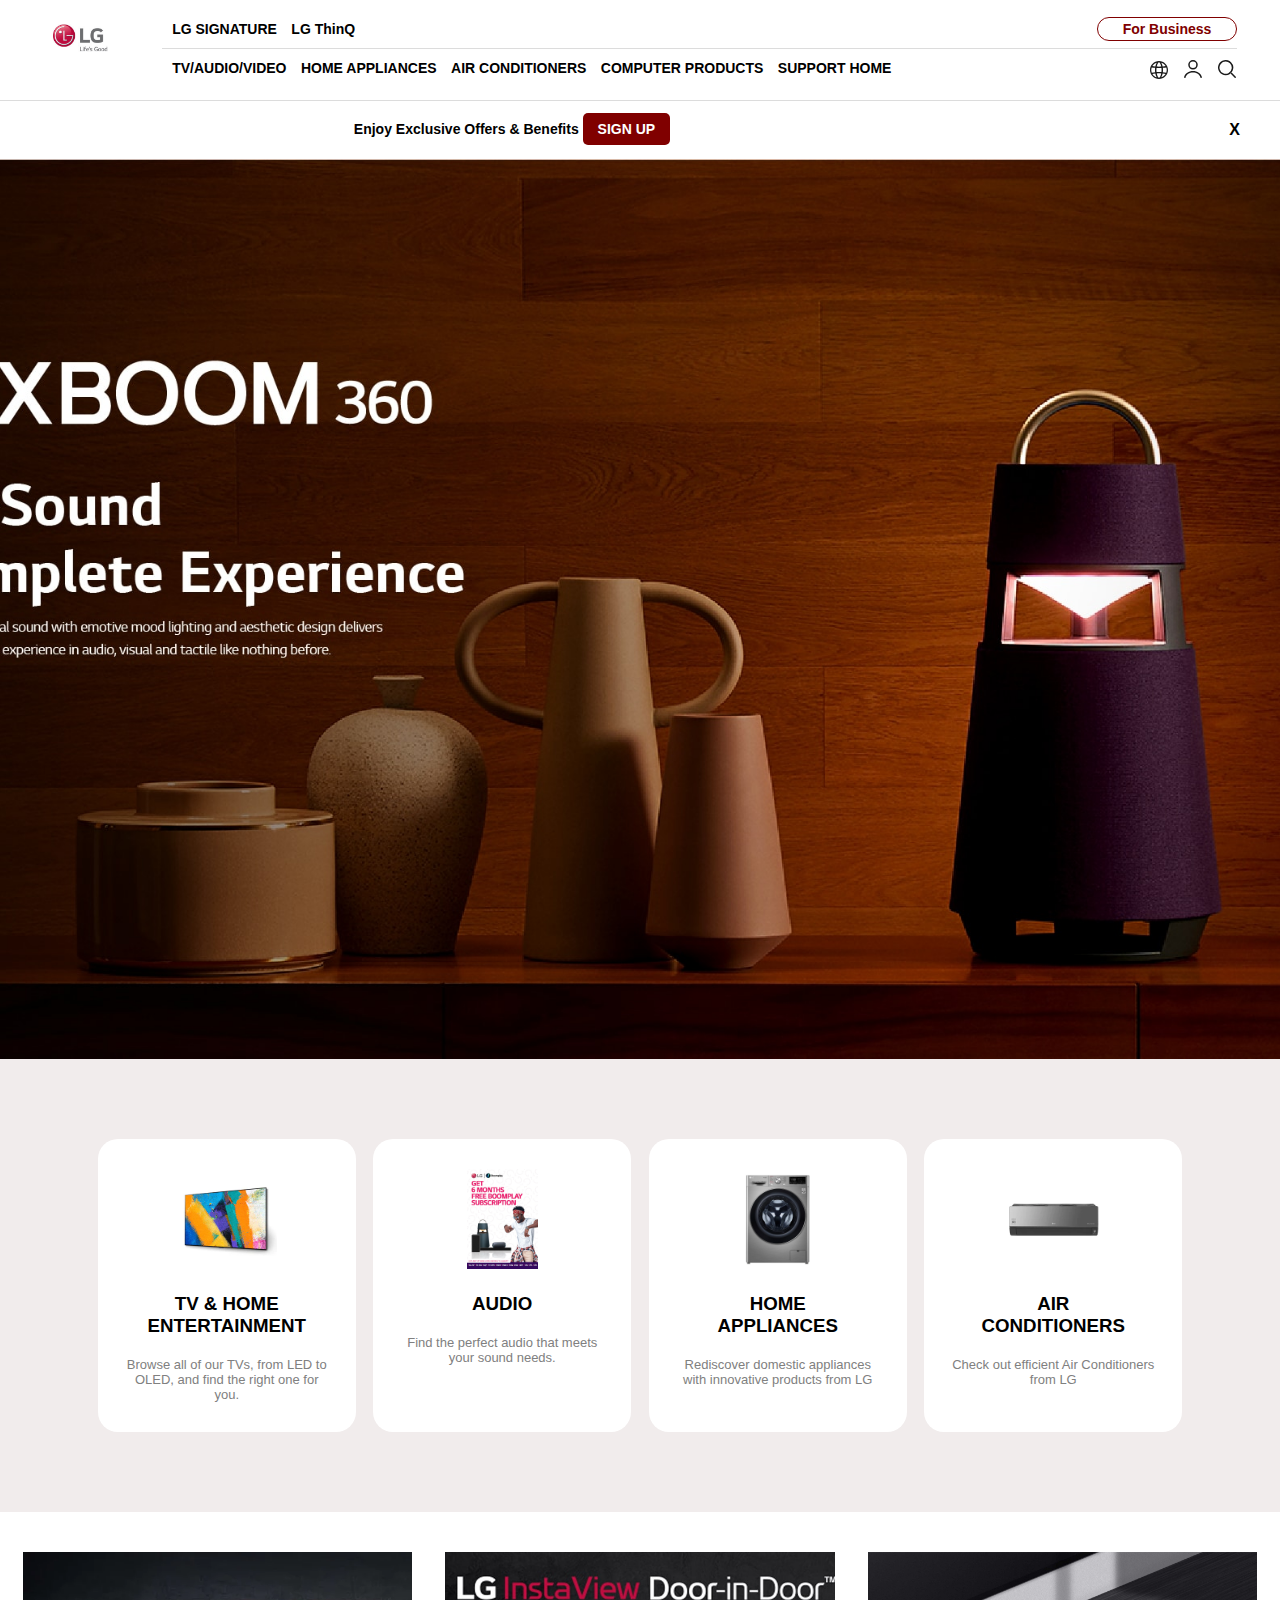
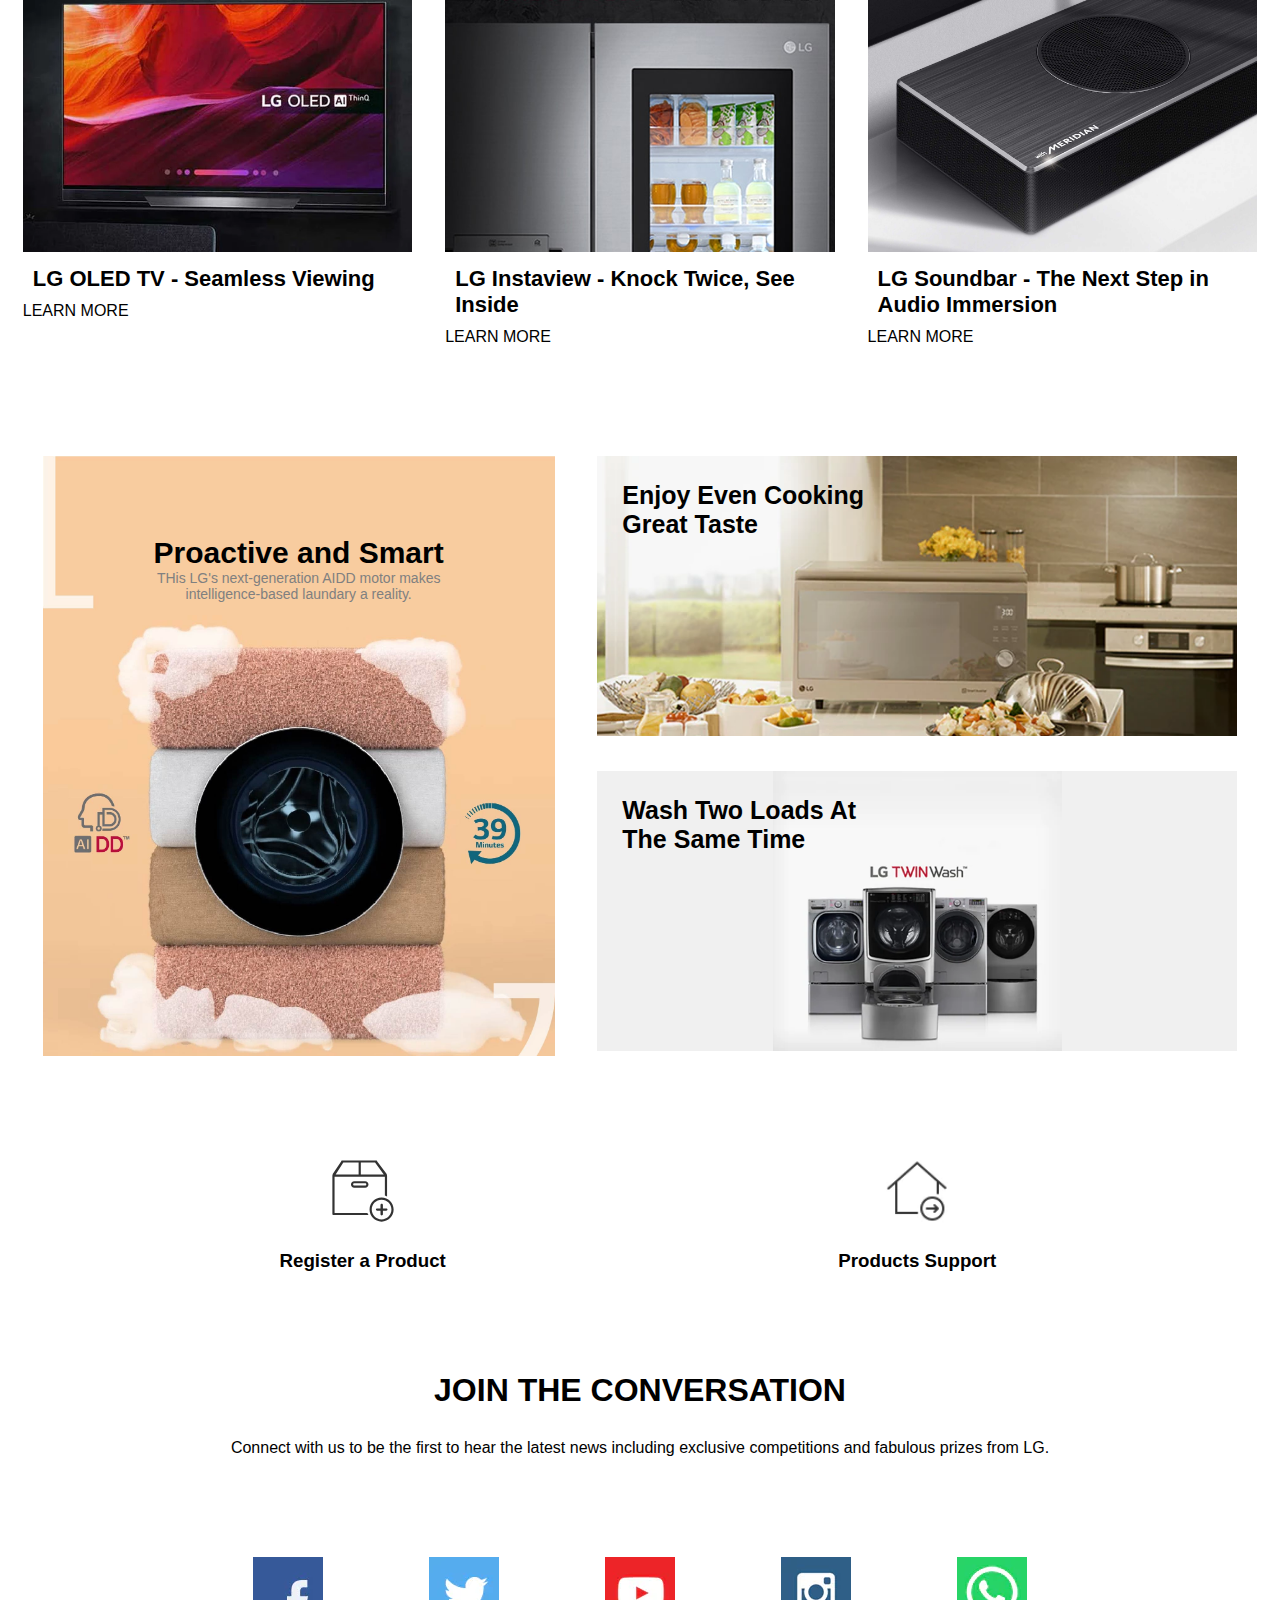
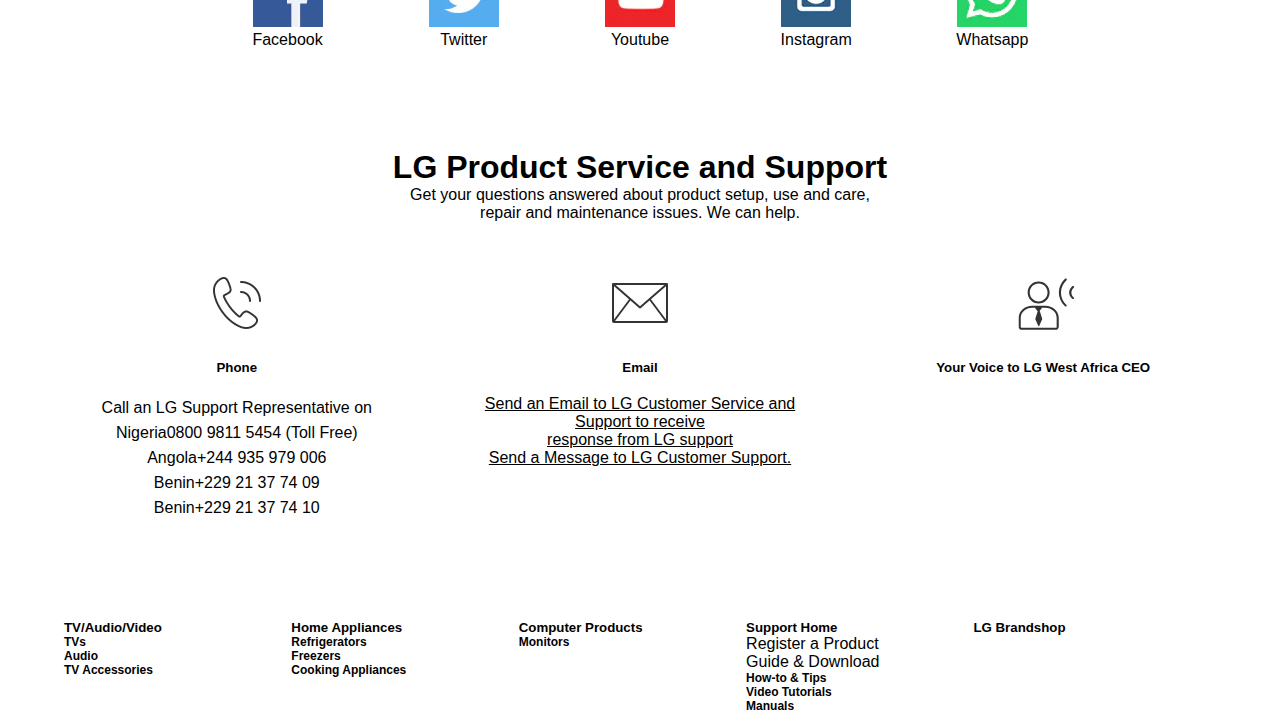
<file: index.html>
<!DOCTYPE html>
<html lang="en">

<head>
    <meta charset="UTF-8">
    <meta http-equiv="X-UA-Compatible" content="IE=edge">
    <meta name="viewport" content="width=device-width, initial-scale=1.0">
    <title>Document</title>
    <link rel="preconnect" href="https://fonts.googleapis.com">
    <link rel="preconnect" href="https://fonts.gstatic.com" crossorigin>
    <link href="https://fonts.googleapis.com/css2?family=Cormorant+SC:wght@400;500;600&display=swap" rel="stylesheet">
    <link rel="stylesheet" href="css/main.css">
</head>

<body>

    <div class="mobile-nav">
        <div class="row-1">
           <div class="col-1">For Consumer</div>
           <div class="col-2">For Business</div>
        </div>
        <div class="row-2">
            <div class="col-1">
                <img src="img/img19.svg" alt="">
                <img src="img/img20.webp" alt="">
            </div>
            <div class="col-2">
                <img src="img/logo.jpg" alt="">
            </div>
            <div class="col-3">
                <img src="img/img28.svg" alt="">
            </div>
        </div>
    </div>

    <div class="nav">
        <div class="logo">
            <img src="img/logo.jpg" alt="">
        </div>
        <div class="nav-links">
            <div class="top-links">
                <div class="links">
                    <a href="#">LG SIGNATURE</a>
                    <a href="#">LG ThinQ</a>
                </div>
                <div class="links">
                    <a href="#" class="btn-business">For Business</a>
                </div>
            </div>

            <div class="bottom-links">
                <div class="links">
                    <a href="#" class="desktop_view_link">TV/AUDIO/VIDEO</a>
                    <a href="#" class="desktop_view_link">HOME APPLIANCES</a>
                    <a href="#" class="desktop_view_link">AIR CONDITIONERS</a>
                    <a href="#" class="desktop_view_link">COMPUTER PRODUCTS</a>
                    <a href="#" class="small_desktop_view_link"> PRODUCTS</a>
                    <a href="#">SUPPORT HOME</a>
                </div>
                <div class="links">
                    <img src="img/language-black.svg" alt="">
                    <img src="img/login-nero.svg" alt="">
                    <img src="img/search-nero.svg" alt="">
                </div>
            </div>
        </div>
    </div>

    <div class="row-1">
        <div class="col-1">
            <p>Enjoy Exclusive Offers & Benefits <span><a href="#">SIGN UP</a></span></p>
        </div>
        <div class="col-2">
            <div class="close">X</div>
        </div>
    </div>

    <div class="row-2">

    </div>

    <div class="row-3">
        <div class="inner">
            <div class="col">
                <img src="img/img1.webp" alt="">
                <h3>TV & HOME ENTERTAINMENT</h3>
                <p>Browse all of our TVs, from LED to OLED, and find the right one for you.</p>
            </div>
            <div class="col">
                <img src="img/img2.webp" alt="">
                <h3>AUDIO</h3>
                <p>Find the perfect audio that meets your sound needs.</p>
            </div>
            <div class="col small_desktop ">
                <img src="img/img3.webp" alt="">
                <h3>HOME APPLIANCES</h3>
                <p>Rediscover domestic appliances with innovative products from LG</p>
            </div>
            <div class="col small_desktop">
                <img src="img/img4.webp" alt="">
                <h3>AIR CONDITIONERS</h3>
                <p>Check out efficient Air Conditioners from LG</p>
            </div>
        </div>
    </div>

    <div class="row-4">
        <div class="col">
            <img src="img/img5.webp" alt="">
            <h3>LG OLED TV - Seamless Viewing</h3>
            <a href="#">LEARN MORE</a>
        </div>
        <div class="col">
            <img src="img/img6.jpg" alt="">
            <h3>LG Instaview - Knock Twice, See Inside</h3>
            <a href="#">LEARN MORE</a>
        </div>
        <div class="col">
            <img src="img/img7.jpg" alt="">
            <h3>LG Soundbar - The Next Step in Audio Immersion</h3>
            <a href="#">LEARN MORE</a>
        </div>
    </div>
    <div class="row-5">
        <div class="col-1">
            <h1>Proactive and Smart</h1>
            <p>THis LG's next-generation AIDD motor makes <br> intelligence-based laundary a reality.</p>
        </div>
        <div class="col-2">
            <div class="top">
                <h1>Enjoy Even Cooking <br> Great Taste</h1>
            </div>
            <div class="bottom">
                <h1>Wash Two Loads At <br> The Same Time</h1>
            </div>
        </div>
    </div>
    <div class="row-6">
        <div class="col">
            <img src="img/img19.svg" alt="">
            <h3>Register a Product</h3>
        </div>
        <div class="col">
            <img src="img/img20.webp" alt="">
            <h3>Products Support</h3>
        </div>
    </div>
    <div class="row-7">
        <h1>JOIN THE CONVERSATION</h1>
        <p>Connect with us to be the first to hear the latest news including exclusive competitions and fabulous prizes
            from LG.</p>
    </div>
    <div class="row-8">
        <div class="col">
            <img src="img/img21.webp" alt="">
            <p>Facebook</p>
        </div>
        <div class="col">
            <img src="img/img22.webp" alt="">
            <p>Twitter</p>
        </div>
        <div class="col">
            <img src="img/img23.webp" alt="">
            <p>Youtube</p>
        </div>
        <div class="col">
            <img src="img/img24.webp" alt="">
            <p>Instagram</p>
        </div>
        <div class="col">
            <img src="img/img25.webp" alt="">
            <p>Whatsapp</p>
        </div>

    </div>
    <div class="row-9">
        <h1>LG Product Service and Support</h1>
        <p>Get your questions answered about product setup, use and care,<br>
            repair and maintenance issues. We can help.</p>
    </div>
    <div class="row-10">
        <div class="col">
            <img src="img/img26.webp" alt="">
            <h5>Phone</h5>
            <p>Call an LG Support Representative on <br>
                Nigeria0800 9811 5454 (Toll Free)<br>
                Angola+244 935 979 006<br>
                Benin+229 21 37 74 09<br>
                Benin+229 21 37 74 10<br>
            </p>
        </div>
        <div class="col">
            <img src="img/img27.webp" alt="">
            <h5>Email</h5>
           <a href="#">Send an Email to LG Customer Service and Support to receive <br>
            response from LG support <br> 
            Send a Message to LG Customer Support.</a>
        </div>
        <div class="col">
            <img src="img/img28.svg" alt="">
            <h5>Your Voice to LG West Africa CEO</h5>
        </div>
    </div>
<div></div>
    <div class="footer">
        <div class="col">
            <h5>TV/Audio/Video</h5>
            <ul>
                <li><a href="#">TVs</a></li>
                <li><a href="#">Audio</a></li>
                <li><a href="#">TV Accessories</a></li>
            </ul>
        </div>
        <div class="col">
            <h5>Home Appliances</h5>
            <ul>
                <li><a href="#">Refrigerators</a></li>
                <li><a href="#">Freezers</a></li>
                <li><a href="#">Cooking Appliances</a></li>
            </ul>
        </div>
        <div class="col">
            <h5>Computer Products</h5>
            <ul>
                <li><a href="#">Monitors</a></li>
            </ul>
        </div>
        <div class="col">
            <h5>Support Home</h5>
           <p>Register a Product</p>
           <p>Guide & Download</p>
            <ul>
                <li><a href="#">How-to & Tips</a></li>
                <li><a href="#">Video Tutorials</a></li>
                <li><a href="#">Manuals</a></li>
            </ul>
        </div>
        <div class="col">
            <h5>LG Brandshop</h5>
        </div>
    </div>
</body>

</html>
</file>
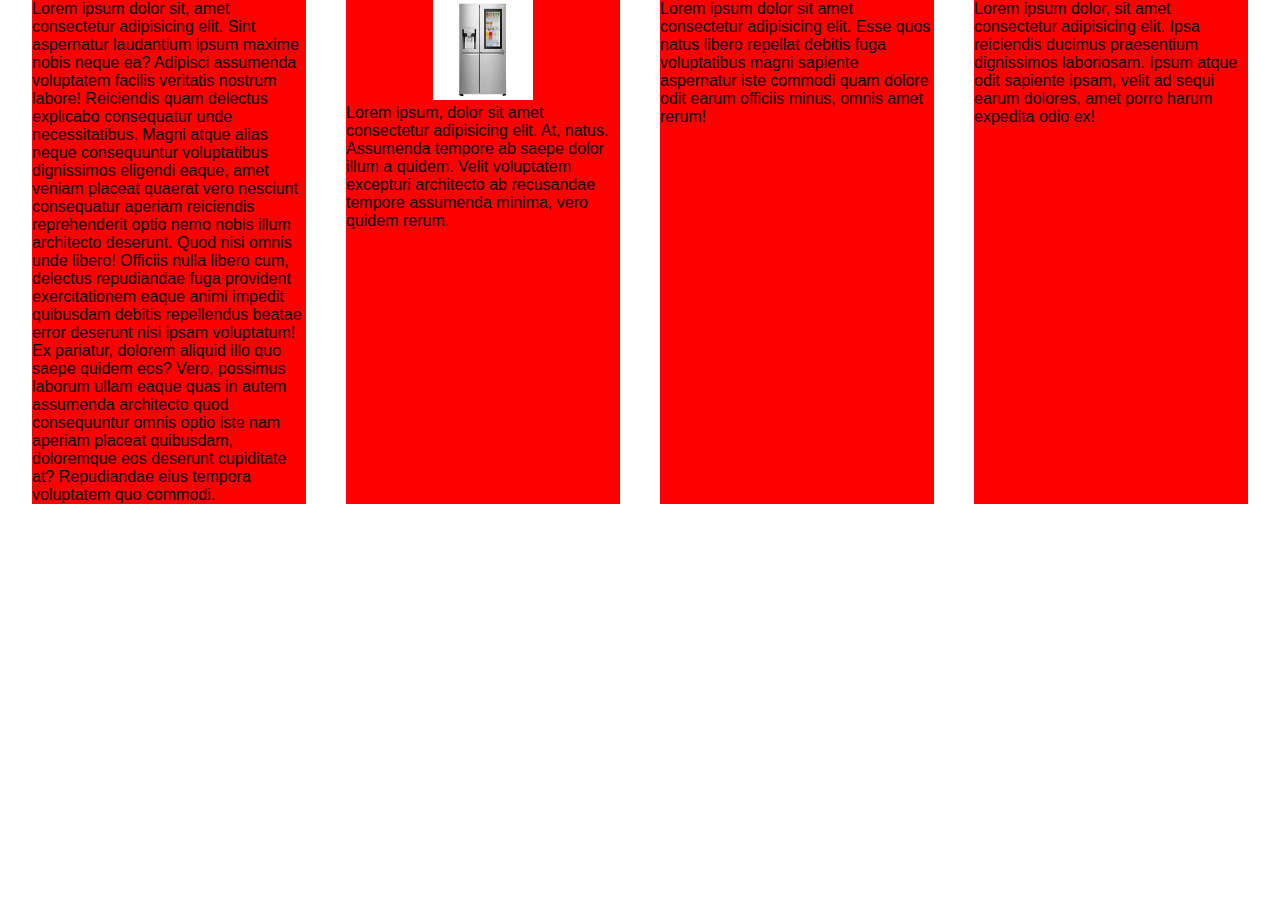
<file: about.html>
<!DOCTYPE html>
<html lang="en">
<head>
    <meta charset="UTF-8">
    <meta http-equiv="X-UA-Compatible" content="IE=edge">
    <meta name="viewport" content="width=device-width, initial-scale=1.0">
    <title>Document</title>
    <link rel="stylesheet" href="css/main.css">
</head>
<body>
    

    <!-- INTRODUCTION TO GRID -->

    <div class="about-row1">
        <div class="col">Lorem ipsum dolor sit, amet consectetur adipisicing elit. Sint aspernatur laudantium ipsum maxime nobis neque ea? Adipisci assumenda voluptatem facilis veritatis nostrum labore! Reiciendis quam delectus explicabo consequatur unde necessitatibus.
        Magni atque alias neque consequuntur voluptatibus dignissimos eligendi eaque, amet veniam placeat quaerat vero nesciunt consequatur aperiam reiciendis reprehenderit optio nemo nobis illum architecto deserunt. Quod nisi omnis unde libero!
        Officiis nulla libero cum, delectus repudiandae fuga provident exercitationem eaque animi impedit quibusdam debitis repellendus beatae error deserunt nisi ipsam voluptatum! Ex pariatur, dolorem aliquid illo quo saepe quidem eos?
        Vero, possimus laborum ullam eaque quas in autem assumenda architecto quod consequuntur omnis optio iste nam aperiam placeat quibusdam, doloremque eos deserunt cupiditate at? Repudiandae eius tempora voluptatem quo commodi.</div>
        <div class="col kls"><img src="img/img12.webp" alt=""> Lorem ipsum, dolor sit amet consectetur adipisicing elit. At, natus. Assumenda tempore ab saepe dolor illum a quidem. Velit voluptatem excepturi architecto ab recusandae tempore assumenda minima, vero quidem rerum.</div>
        <div class="col">Lorem ipsum dolor sit amet consectetur adipisicing elit. Esse quos natus libero repellat debitis fuga voluptatibus magni sapiente aspernatur iste commodi quam dolore odit earum officiis minus, omnis amet rerum!</div>
        <div class="col">Lorem ipsum dolor, sit amet consectetur adipisicing elit. Ipsa reiciendis ducimus praesentium dignissimos laboriosam. Ipsum atque odit sapiente ipsam, velit ad sequi earum dolores, amet porro harum expedita odio ex!</div>
    </div>
</body>
</html>
</file>
<file: css/main.css>
*{margin: 0; padding: 0; font-family: sans-serif; box-sizing: border-box;}

h1, h2, h3, h4, h5, h6{font-family: Arial, Helvetica, sans-serif}
/* navigation start */
.mobile-nav{display: none;}
.nav{width: 100%; display: flex; justify-content: space-evenly; }
.nav .logo{width: 6%; padding: 10px; height: 100px; text-align: right;}
.nav .logo img{width: 100%; object-fit: contain; }
.nav .nav-links{width: 84%;}
.nav .nav-links a{text-decoration: none; margin-left: 10px; color: black;
   font-weight: 600; font-size: 14px;}
.nav .nav-links .links img{margin-left: 10px;}

.nav .nav-links .top-links{width: 100%;display: flex; justify-content: space-between;
margin-top: 20px; padding-bottom: 10px;}

.nav .nav-links .top-links .btn-business{padding: 3px 25px; color: maroon; 
  border: 1.5px solid maroon; border-radius: 40px;}

.nav .nav-links .bottom-links{width: 100%;display: flex; justify-content: space-between; padding-top: 10px; border-top: 1px solid gainsboro;}
.nav .nav-links .bottom-links .small_desktop_view_link{display: none;}
/* navigation Ends */

/* row-1 starts */
.row-1{width: 100%; display: flex; justify-content: space-between; border-top: 0.5px solid gainsboro;}
.row-1 .col-1{width: 80%; text-align: center; padding: 20px;}
.row-1 .col-1 p{font-size: 14px; font-weight: 600;}
.row-1 .col-1 a{text-decoration: none; color: white; background-color: maroon; 
  padding: 8px 15px ; border-radius: 5px;}
  .row-1 .col-2{padding: 20px; padding-right: 40px; width: 20%; text-align: right;}
  .row-1 .col-2 .close{font-weight: 700; color: black;}
/* row-1 Ends */

/* row-2 starts */
.row-2 {width: 100%; height: 100vh; background-image: url("../img/banner-1.jpg"); background-repeat: no-repeat; background-size: cover; background-position: center;}
/* row-2 end */

/* row-3 starts */
.row-3{width: 100%;}
.row-3 .inner{width: 100%; background-color: #f1ecec; padding: 80px; display: flex; justify-content: space-evenly;}
.row-3 .inner .col{width: 23%; height: auto; background-color: white;
   padding: 30px 25px; border-radius: 20px;  text-align: center;}
.row-3 .inner .col img{height: 100px; object-fit: contain;}
.row-3 .inner .col h3{font-weight: 600; padding: 20px;}
.row-3 .inner .col p{color: gray; font-size: 13px;}
/* row-3 Ends */

/* row-4 Starts*/
.row-4{ width: 100%; margin-top: 30px; display: flex; justify-content: space-evenly;}
.row-4 .col{width: 32%; padding: 10px;}
.row-4 .col img{width: 100%; height: 300px; object-fit: cover;}
.row-4 .col h3{font-size: 22px; padding: 10px; color: black; font-weight: 600;}
.row-4 .col a{text-decoration: none; color: black;}
/* row-4 Ends*/

/* row-5 Starts*/
.row-5{width: 100%; height: auto; display: flex; justify-content: space-evenly; margin-top: 100px;}
.row-5 .col-1{width: 40%; height: 600px; background-image: url("../img/img16.jpg"); background-repeat: no-repeat; background-size: cover; text-align: center;}
.row-5 .col-1 h1{font-size: 30px; padding-top: 80px;}
.row-5 .col-1 p{font-size: 14px; color: gray;}

.row-5 .col-2{width: 50%; }
.row-5 .col-2 h1{padding: 25px; font-size: 25px;}

.row-5 .col-2 .top{width: 100%; height: 280px; background-image: url("../img/img17.webp");background-repeat: no-repeat; background-size: cover; margin-bottom: 35px;}

.row-5 .col-2 .bottom{width: 100%; height: 280px; background-image: url("../img/img18.webp");background-repeat: no-repeat; background-size: contain; background-position: center; background-color: #F0F0F0;}

/* row-5 Ends*/

/* row-6 Starts*/
.row-6{width: 100%; display: flex; justify-content: space-evenly; margin-top: 100px;}
.row-6 .col{width: 30%; text-align: center;}
.row-6 .col img{width: 100%; height: 70px; object-fit: contain; margin-bottom: 20px;}
/* row-6 End*/

/* row-7 Starts*/
.row-7{width: 100%; text-align: center; margin-top: 100px;}
.row-7 h1{margin-bottom: 30px;}
/* row-7 End*/

/* row-8 Starts*/
.row-8{width: 70%; display: flex; justify-content: space-evenly; margin: auto; margin-top: 100px; text-align: center;}
.row-8 .col{width: 18%; }
.row-8 img{ object-fit: contain;}
/* row-8 End*/

/* row-9 Starts*/
.row-9{text-align: center; margin-top: 100px; margin-bottom: 50px;}
/* row-9 End*/

/* row-10 Starts*/
.row-10{width: 90%; display: flex; justify-content: space-between; text-align: center; margin: auto;}
.row-10 .col{width: 30%;}
.row-10 img{margin-bottom: 20px;}
.row-10 h5{margin-bottom: 20px;}
.row-10 p{line-height: 25px; }
.row-10 a{color: black;}
/* row-10 End*/

/* row-11 Starts*/
.footer{width: 90%; display: flex; justify-content: start; margin: auto; margin-top: 100px;}
.footer .col{width: 18%; margin-right: 20px;}

.footer ul li{list-style: none; font-size: 12px; font-weight: 600; }
.footer ul li a{text-decoration: none;  color: black;}
.footer ul li a:hover{text-decoration: underline; color: black;}

/* row-11 End*/

/* ABOUT PAGE CSS START */
.about-row1{width: 95%;display: grid; grid-template-columns: auto auto auto auto; grid-gap: 20px; margin: auto;} 
 .about-row1{width: 95%;display: grid; grid-template-columns: 2fr 1fr ; 
  grid-gap: 40px; margin: auto;} 
 .about-row1{width: 95%;display: grid; grid-template-columns: 200px 300px 100px ; 
  grid-gap: 40px; margin: auto;}

  .about-row1{width: 95%;display: grid; grid-template-columns: repeat(auto-fill, minmax(265px , 1fr )); 
  grid-gap: 40px; margin: auto;}
.about-row1 .col{ background-color: red;}
.about-row1 .col img{width: 100%; object-fit: contain; height: 100px;}

/* MEDIA QUERY section */
@media (max-width:1024px) {
  .nav .nav-links .bottom-links .small_desktop_view_link{display: inline;} 
  .nav .nav-links .bottom-links .desktop_view_link{display: none;} 
  .row-3 .inner .col{width: 47%;}
  .row-3 .inner .small_desktop{display: none;}
}
@media (max-width:425px) {
  .nav{display: none;}
  .row-1{display: none;}
  .mobile-nav{display: block; background-color: white; height: 90px;}
  .mobile-nav .row-1{text-align: center; display: flex; justify-content: space-evenly;}
  .mobile-nav .row-1 .col-1{width: 50%; padding-top: 10px; padding-bottom: 10px; font-weight: 600;}
  .mobile-nav .row-1 .col-2{width: 50%; background-color: pink;  padding-top: 10px; padding-bottom: 10px;font-weight: 600;}

  .mobile-nav .row-2{width: 100%; text-align: center; display: flex; justify-content: space-between; background-color: white; background-image: none;}
  .mobile-nav .row-2 .col-1{width: 32%;  padding-top: 15px;}
  .mobile-nav .row-2 .col-1 img{object-fit: contain; width: 25px; height: 20px;}

  .mobile-nav .row-2 .col-2{width: 32%;}
  .mobile-nav .row-2 .col-2 img{object-fit: contain; width: 40px; height: 50px;}

  .mobile-nav .row-2 .col-3{width: 32%;  padding-top: 15px;}
  .mobile-nav .row-2 .col-3 img{object-fit: contain; width: 25px; height: 20px;}

  .row-2{background-position: center left;}

  .row-3 .inner{padding: 20px; justify-content: space-between; width: 100%;}
  .row-3 .inner .col{width: 49%;}
  .row-3 .inner .col p{display: none;}
  .row-3 .inner .col h3{font-size: 14px; font-weight: 400;}

  .row-4{width: 100%; display: block;}
  .row-4 .col{width: 100%; text-align: center;}

  .row-5{display: block;}
  .row-5 .col-1{width: 100%;}
  .row-5 .col-2{width: 100%;}

  .row-6{display: block;}
  .row-6 .col{display: flex; width: 100%;}
  .row-6 .col img{width: 30%;}
  .row-6 .col h3{margin-top: 30px; font-weight: 400;}

  .row-8{width: 90%;}
  .row-8 .col{width: 14%;}
  .row-8 .col img{width: 70%;}
  .row-8 .col p{font-size: 12px;}

  .row-10{display: block;}
  .row-10 .col{width: 80%; margin: auto; margin-bottom: 20px;}

  .footer{display: block; }
  .footer .col{width: 60%; margin: auto; margin-bottom: 32px;}
}
</file>
